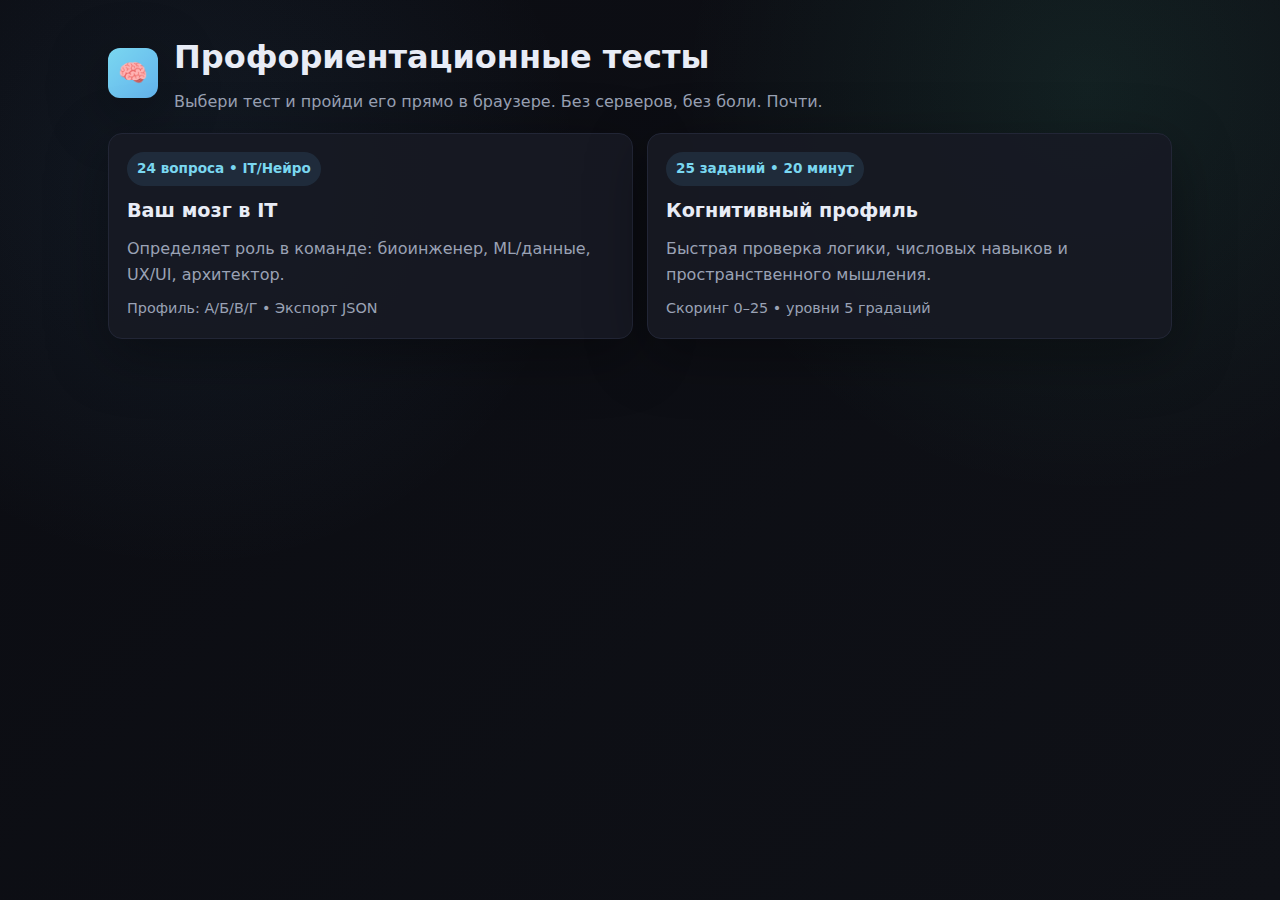
<file: index.html>
<!DOCTYPE html>
<html lang="ru">
<head>
  <meta charset="UTF-8" />
  <meta name="viewport" content="width=device-width, initial-scale=1.0" />
  <title>Профориентационные тесты</title>
  <style>
    :root {
      --bg: #0f1117;
      --card: rgba(23, 26, 36, 0.9);
      --text: #e8ecf6;
      --muted: #9aa2b5;
      --accent: #7ad7f0;
      --accent-strong: #63b3ed;
      --border: #222636;
      --shadow: 0 15px 60px rgba(0,0,0,.35);
      --radius: 14px;
      font-size: 16px;
    }
    * { box-sizing: border-box; }
    body {
      margin: 0;
      min-height: 100vh;
      background:
        radial-gradient(circle at 15% 20%, rgba(99,179,237,.08), transparent 30%),
        radial-gradient(circle at 85% 10%, rgba(87,248,196,.08), transparent 30%),
        linear-gradient(135deg, #0b0c12, #0f1117);
      color: var(--text);
      font-family: system-ui, -apple-system, "Segoe UI", sans-serif;
      line-height: 1.6;
    }
    .page {
      max-width: 1100px;
      margin: 0 auto;
      padding: 32px 18px 48px;
    }
    header {
      display: flex;
      gap: 16px;
      align-items: center;
      margin-bottom: 18px;
    }
    .logo {
      width: 50px; height: 50px;
      border-radius: 12px;
      display: grid; place-items: center;
      background: linear-gradient(135deg, var(--accent), var(--accent-strong));
      color: #0f1117;
      font-size: 24px;
      font-weight: 800;
      box-shadow: var(--shadow);
    }
    h1 { margin: 0; font-size: 2rem; }
    .subtitle { margin: 6px 0 0; color: var(--muted); }

    .grid {
      display: grid;
      gap: 14px;
      grid-template-columns: repeat(auto-fit, minmax(260px, 1fr));
      margin-top: 18px;
    }
    .card {
      background: var(--card);
      border: 1px solid var(--border);
      border-radius: var(--radius);
      box-shadow: var(--shadow);
      padding: 18px;
      text-decoration: none;
      color: var(--text);
      transition: transform .18s ease, border-color .18s ease;
      display: grid;
      gap: 10px;
      min-height: 140px;
    }
    .card:hover { transform: translateY(-2px); border-color: var(--accent); }
    .pill {
      display: inline-flex;
      align-items: center;
      gap: 8px;
      width: fit-content;
      padding: 6px 10px;
      border-radius: 999px;
      background: rgba(99,179,237,.12);
      color: var(--accent);
      font-weight: 700;
      font-size: .85rem;
    }
    .title { font-size: 1.2rem; font-weight: 800; margin: 0; }
    .desc { margin: 0; color: var(--muted); }
    .meta { margin-top: auto; color: var(--muted); font-size: .9rem; }
  </style>
</head>
<body>
  <div class="page">
    <header>
      <div class="logo">🧠</div>
      <div>
        <h1>Профориентационные тесты</h1>
        <p class="subtitle">Выбери тест и пройди его прямо в браузере. Без серверов, без боли. Почти.</p>
      </div>
    </header>

    <section class="grid">
      <a class="card" href="tests/neurocareer/index.html">
        <span class="pill">24 вопроса • IT/Нейро</span>
        <p class="title">Ваш мозг в IT</p>
        <p class="desc">Определяет роль в команде: биоинженер, ML/данные, UX/UI, архитектор.</p>
        <div class="meta">Профиль: А/Б/В/Г • Экспорт JSON</div>
      </a>

      <a class="card" href="tests/cognitive/index.html">
        <span class="pill">25 заданий • 20 минут</span>
        <p class="title">Когнитивный профиль</p>
        <p class="desc">Быстрая проверка логики, числовых навыков и пространственного мышления.</p>
        <div class="meta">Скоринг 0–25 • уровни 5 градаций</div>
      </a>
    </section>
  </div>
</body>
</html>
</file>
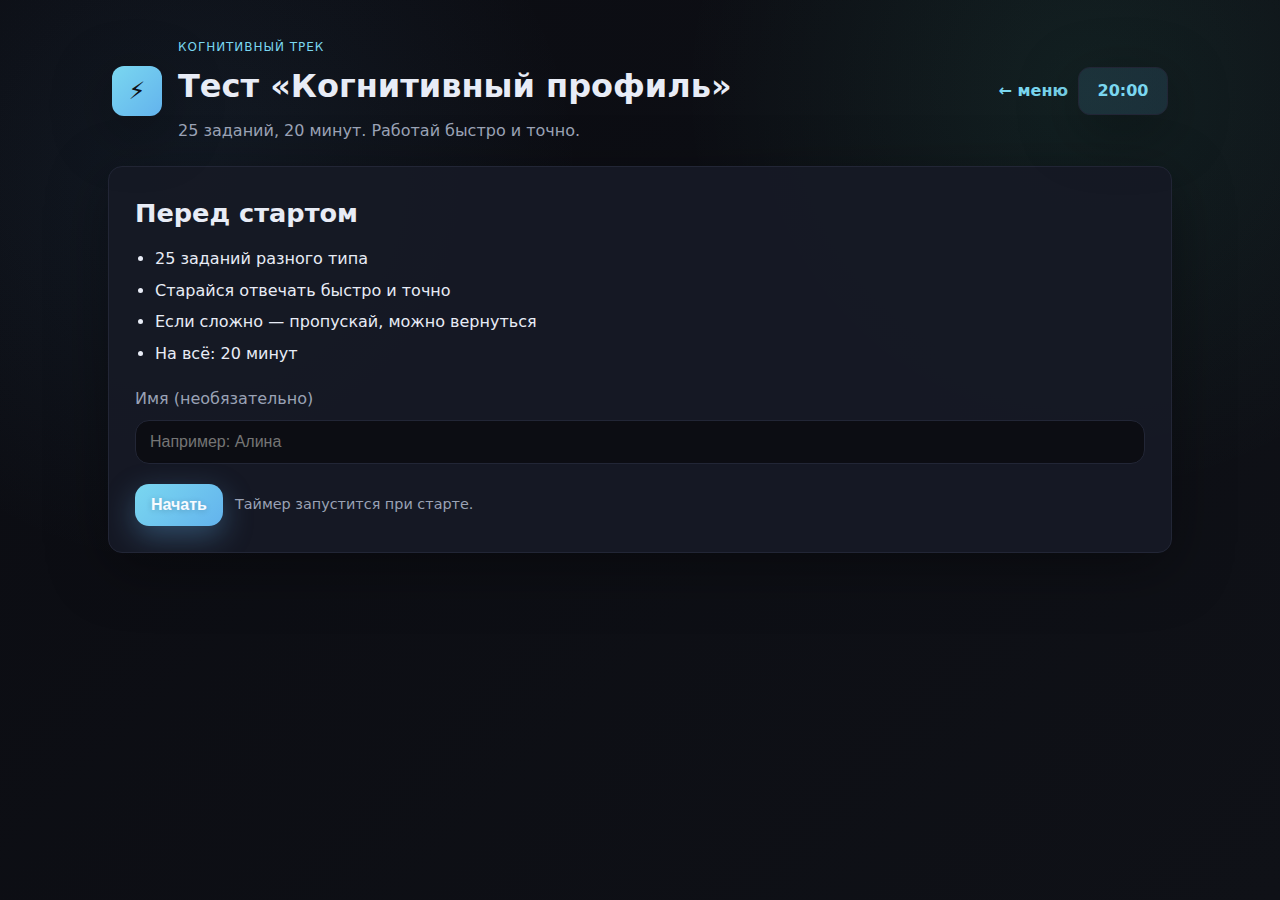
<file: tests/cognitive/index.html>
<!DOCTYPE html>
<html lang="ru">
<head>
  <meta charset="UTF-8">
  <meta name="viewport" content="width=device-width, initial-scale=1.0">
  <title>Тест «Когнитивный профиль»</title>
  <link rel="stylesheet" href="style.css">
</head>
<body>
  <div class="page">
    <header class="app-header">
      <div class="branding">
        <div class="logo">⚡</div>
        <div>
          <p class="eyebrow">Когнитивный трек</p>
          <h1>Тест «Когнитивный профиль»</h1>
          <p class="subtitle">25 заданий, 20 минут. Работай быстро и точно.</p>
        </div>
      </div>
      <div class="header-actions">
        <a class="backlink" href="../../">← меню</a>
        <div class="timer" id="timer" aria-live="polite">20:00</div>
      </div>
    </header>

    <main id="app" class="app-shell">
      <section id="start-screen" class="card">
        <div class="card-body">
          <h2>Перед стартом</h2>
          <ul class="bullet-list">
            <li>25 заданий разного типа</li>
            <li>Старайся отвечать быстро и точно</li>
            <li>Если сложно — пропускай, можно вернуться</li>
            <li>На всё: 20 минут</li>
          </ul>

          <label class="field-label" for="username">Имя (необязательно)</label>
          <input id="username" name="username" type="text" placeholder="Например: Алина" class="text-input" maxlength="40" autocomplete="off">

          <div class="actions">
            <button id="start-btn" class="btn primary">Начать</button>
            <p class="hint">Таймер запустится при старте.</p>
          </div>
        </div>
      </section>

      <section id="quiz-screen" class="card hidden" aria-live="polite">
        <div class="card-body">
          <div class="progress-row">
            <div class="progress-info">
              <span id="progress-label" class="progress-label">Вопрос 1 из 25</span>
              <div class="progress-bar" aria-hidden="true">
                <div id="progress-fill" class="progress-fill"></div>
              </div>
            </div>
            <div class="step-counters">
              <span id="step-indicator" class="pill">01 / 25</span>
              <span id="block-label" class="pill subtle"></span>
            </div>
          </div>

          <div id="question-container" class="question"></div>
          <div id="options-container" class="options"></div>

          <div class="actions spaced">
            <button id="prev-btn" class="btn ghost">Назад</button>
            <div class="action-right">
              <span id="selection-hint" class="hint">Можно пропустить и вернуться позже</span>
              <div class="action-group">
                <button id="skip-btn" class="btn ghost">Пропустить</button>
                <button id="next-btn" class="btn primary" disabled>Далее</button>
              </div>
            </div>
          </div>
        </div>
      </section>

      <section id="result-screen" class="card hidden">
        <div class="card-body result-layout">
          <div class="result-text">
            <p class="eyebrow" id="result-greeting">Готово!</p>
            <h2 id="result-title">Твой результат</h2>
            <p id="result-score" class="lead"></p>
            <p id="result-level" class="pill large"></p>

            <div class="result-block">
              <h3>Интерпретация</h3>
              <p id="result-interpretation"></p>
            </div>

            <div class="result-block">
              <h3>Ошибки</h3>
              <ul id="mistake-list" class="bullet-list"></ul>
            </div>

            <div class="result-block">
              <button id="answers-toggle" class="btn outline small" aria-expanded="false" aria-controls="answers-panel">Верные ответы</button>
              <div id="answers-panel" class="accordion hidden" role="region" aria-hidden="true"></div>
            </div>

            <div class="result-actions">
              <button id="restart-btn" class="btn ghost">Пройти заново</button>
              <button id="export-btn" class="btn outline">Экспорт в JSON</button>
            </div>
          </div>
          <div class="result-visual">
            <div class="summary-pill" id="result-summary"></div>
            <div class="time-pill" id="result-time"></div>
          </div>
        </div>
      </section>
    </main>
  </div>

  <script src="test-data.js"></script>
  <script src="app.js"></script>
</body>
</html>
</file>
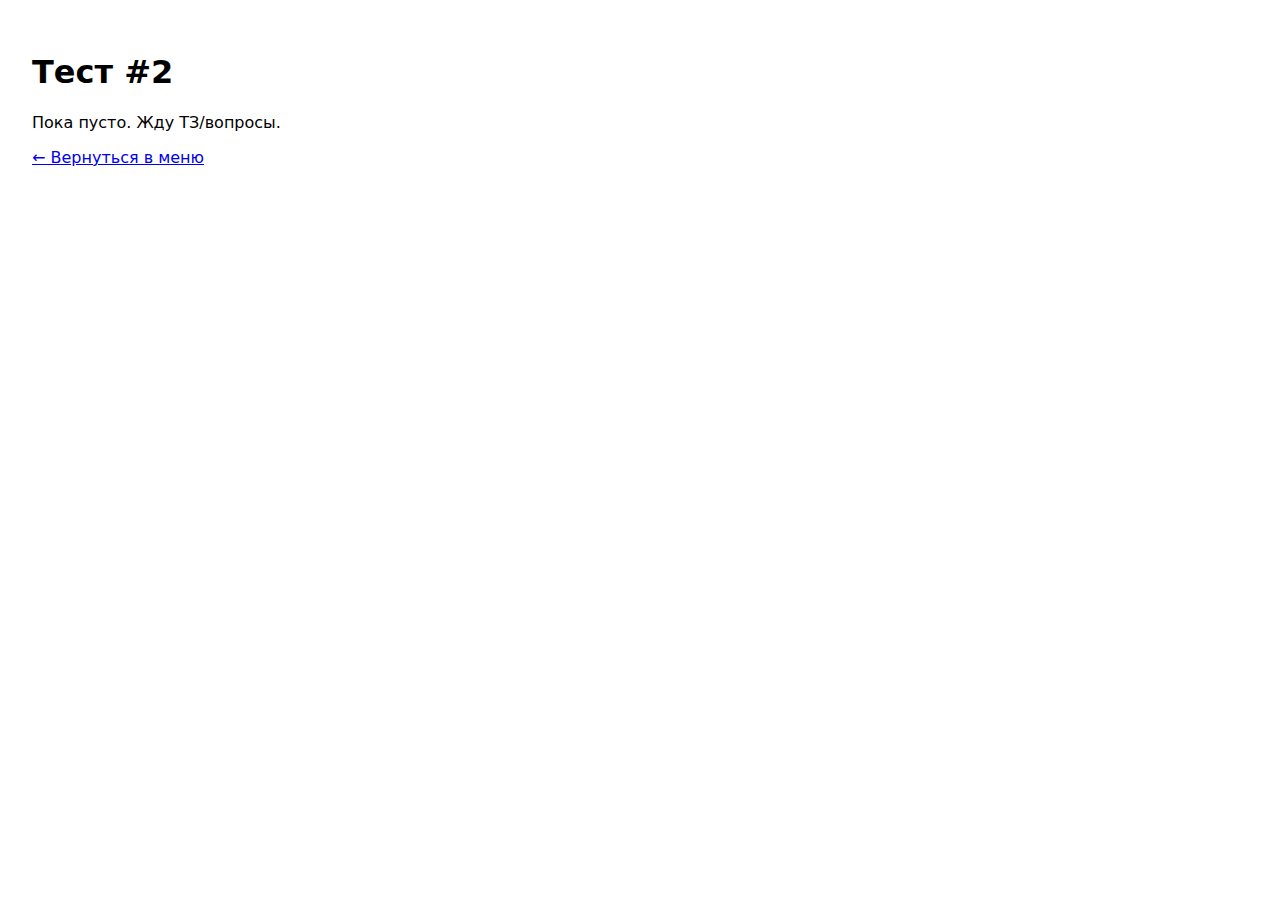
<file: tests/test2/index.html>
<!DOCTYPE html>
<html lang="ru">
<head>
  <meta charset="UTF-8" />
  <meta name="viewport" content="width=device-width, initial-scale=1.0" />
  <title>Тест #2</title>
</head>
<body style="font-family:system-ui; padding:24px;">
  <h1>Тест #2</h1>
  <p>Пока пусто. Жду ТЗ/вопросы.</p>
  <p><a href="../../">← Вернуться в меню</a></p>
</body>
</html>
</file>
<file: tests/cognitive/style.css>
:root {
  --bg: #0e1018;
  --card: #161925;
  --text: #e8ecf6;
  --muted: #9aa2b5;
  --accent: #7ad7f0;
  --accent-strong: #63b3ed;
  --on-accent: #f7fbff;
  --border: #222636;
  --danger: #f56565;
  --shadow: 0 15px 60px rgba(0, 0, 0, 0.35);
  --radius: 14px;
  --transition: 180ms ease;
  font-size: 16px;
}

* { box-sizing: border-box; }

body {
  margin: 0;
  min-height: 100vh;
  background: radial-gradient(circle at 15% 20%, rgba(99, 179, 237, 0.08), transparent 30%),
    radial-gradient(circle at 85% 10%, rgba(87, 248, 196, 0.08), transparent 30%),
    linear-gradient(135deg, #0b0c12, #0f1117);
  color: var(--text);
  font-family: "Inter", system-ui, -apple-system, BlinkMacSystemFont, "Segoe UI", sans-serif;
  line-height: 1.6;
  padding: 0 0 32px;
}

.page { max-width: 1100px; margin: 0 auto; padding: 28px 18px 0; }

.app-header { display: flex; justify-content: space-between; align-items: center; gap: 16px; padding: 10px 4px 22px; flex-wrap: wrap; }

.branding { display: flex; gap: 16px; align-items: center; }
.header-actions { display: flex; align-items: center; gap: 10px; }
.backlink { color: var(--accent); text-decoration: none; font-weight: 700; }
.backlink:hover { text-decoration: underline; }

.logo {
  width: 50px; height: 50px; background: linear-gradient(135deg, #7ad7f0, #63b3ed);
  color: #0f1117; display: grid; place-items: center; border-radius: 12px; font-size: 24px; font-weight: 800; box-shadow: var(--shadow);
}

h1 { margin: 4px 0 6px; font-size: 2rem; }
h2 { margin: 0 0 12px; font-size: 1.6rem; }
h3 { margin: 0 0 8px; font-size: 1.1rem; }

.subtitle { color: var(--muted); margin: 0; }
.eyebrow { text-transform: uppercase; letter-spacing: 0.08em; color: var(--accent); font-size: 0.75rem; margin: 0; }

.timer { background: rgba(99, 179, 237, 0.12); color: var(--accent); padding: 10px 14px; border-radius: 12px; font-weight: 800; min-width: 90px; text-align: center; border: 1px solid var(--border); box-shadow: var(--shadow); }
.timer.warning { color: var(--danger); background: rgba(245, 101, 101, 0.12); border-color: rgba(245, 101, 101, 0.4); }

.card { background: rgba(22, 25, 37, 0.95); border: 1px solid var(--border); border-radius: var(--radius); box-shadow: var(--shadow); overflow: hidden; transition: transform var(--transition), box-shadow var(--transition); }
.card:hover { transform: translateY(-2px); box-shadow: 0 20px 80px rgba(0, 0, 0, 0.45); }
.card-body { padding: 26px; }

.bullet-list { margin: 0 0 20px; padding-left: 20px; color: var(--text); }
.bullet-list li { margin-bottom: 6px; }

.field-label { display: block; margin: 0 0 8px; color: var(--muted); }
.text-input { width: 100%; background: #0c0d13; border: 1px solid var(--border); border-radius: var(--radius); padding: 12px 14px; color: var(--text); font-size: 1rem; transition: border-color var(--transition), box-shadow var(--transition); }
.text-input:focus { outline: none; border-color: var(--accent); box-shadow: 0 0 0 3px rgba(99, 179, 237, 0.2); }

.actions { display: flex; align-items: center; gap: 12px; margin-top: 20px; }
.actions.spaced { justify-content: space-between; gap: 16px; flex-wrap: wrap; }
.action-right { display: flex; align-items: center; gap: 10px; flex-wrap: wrap; }
.action-group { display: flex; gap: 8px; }

.btn { border: none; border-radius: var(--radius); padding: 12px 16px; font-size: 1rem; cursor: pointer; font-weight: 700; color: var(--text); transition: transform var(--transition), box-shadow var(--transition), background var(--transition), color var(--transition); }
.btn:disabled { opacity: 0.5; cursor: not-allowed; transform: none; }
.btn.primary {
  background: linear-gradient(135deg, #7ad7f0, #63b3ed);
  color: var(--on-accent);
  text-shadow: 0 1px 6px rgba(0, 0, 0, 0.2);
  box-shadow: 0 10px 30px rgba(99, 179, 237, 0.35);
}
.btn.primary:not(:disabled):hover { transform: translateY(-1px); box-shadow: 0 14px 40px rgba(99, 179, 237, 0.4); }
.btn.ghost { background: transparent; color: var(--text); border: 1px solid var(--border); }
.btn.ghost:hover { border-color: var(--accent); }
.btn.outline { background: rgba(255, 255, 255, 0.03); border: 1px solid var(--accent); color: var(--text); }
.btn.small { padding: 10px 12px; font-size: 0.9rem; }

.hint { color: var(--muted); font-size: 0.9rem; margin: 0; }
.hidden { display: none; }

.progress-row { display: flex; justify-content: space-between; align-items: center; gap: 12px; margin-bottom: 20px; flex-wrap: wrap; }
.progress-info { flex: 1; min-width: 240px; }
.progress-label { display: block; color: var(--muted); margin-bottom: 8px; }
.progress-bar { width: 100%; height: 8px; background: #10131c; border-radius: 999px; overflow: hidden; border: 1px solid var(--border); }
.progress-fill { height: 100%; width: 0; background: linear-gradient(90deg, #63b3ed, #7ad7f0); transition: width 220ms ease; }

.pill { background: rgba(99, 179, 237, 0.12); color: var(--accent); padding: 6px 12px; border-radius: 999px; font-weight: 700; }
.pill.subtle { background: rgba(255, 255, 255, 0.04); color: var(--muted); }
.pill.large { display: inline-block; margin-top: 8px; }

.question { margin-bottom: 16px; font-size: 1.25rem; font-weight: 700; }
.options { display: grid; gap: 12px; }
.option { display: grid; grid-template-columns: 1fr; gap: 12px; align-items: center; padding: 14px 16px; background: #0c0d13; border: 1px solid var(--border); border-radius: var(--radius); cursor: pointer; transition: border-color var(--transition), transform var(--transition), background var(--transition), box-shadow var(--transition); text-align: left; }
.option:hover { border-color: var(--accent); transform: translateY(-1px); box-shadow: 0 10px 30px rgba(99, 179, 237, 0.15); }
.option.selected { border-color: var(--accent); background: rgba(99, 179, 237, 0.08); box-shadow: 0 10px 36px rgba(99, 179, 237, 0.2); }

.number-input { width: 100%; background: #0c0d13; border: 1px solid var(--border); border-radius: var(--radius); padding: 12px 14px; color: var(--text); font-size: 1rem; }

.result-layout { display: grid; grid-template-columns: repeat(auto-fit, minmax(300px, 1fr)); gap: 24px; align-items: start; }
.result-block { background: #0c0d13; border: 1px solid var(--border); padding: 14px 16px; border-radius: var(--radius); margin-bottom: 14px; }
.result-actions { display: flex; flex-wrap: wrap; gap: 10px; margin-top: 12px; }
.result-visual { display: flex; flex-direction: column; gap: 12px; align-items: flex-start; }
.summary-pill, .time-pill { background: rgba(255, 255, 255, 0.08); color: var(--text); padding: 10px 12px; border-radius: 12px; font-weight: 600; width: 100%; }

.accordion { margin-top: 10px; background: #0c0d13; border: 1px solid var(--border); border-radius: 12px; padding: 12px; }
.accordion-item { border-bottom: 1px solid var(--border); padding: 10px 0; }
.accordion-item:last-child { border-bottom: none; }
.accordion-question { font-weight: 700; margin: 0 0 6px; }
.accordion-answer { color: var(--muted); margin: 0; }

@media (max-width: 640px) {
  body { padding: 0; }
  .page { padding: 18px 14px 32px; }
  .actions.spaced { flex-direction: column; align-items: stretch; }
  .action-right { width: 100%; justify-content: space-between; }
  .btn, .text-input, .number-input { width: 100%; }
  .action-group { width: 100%; display: grid; grid-template-columns: repeat(auto-fit, minmax(140px, 1fr)); }
}
</file>
